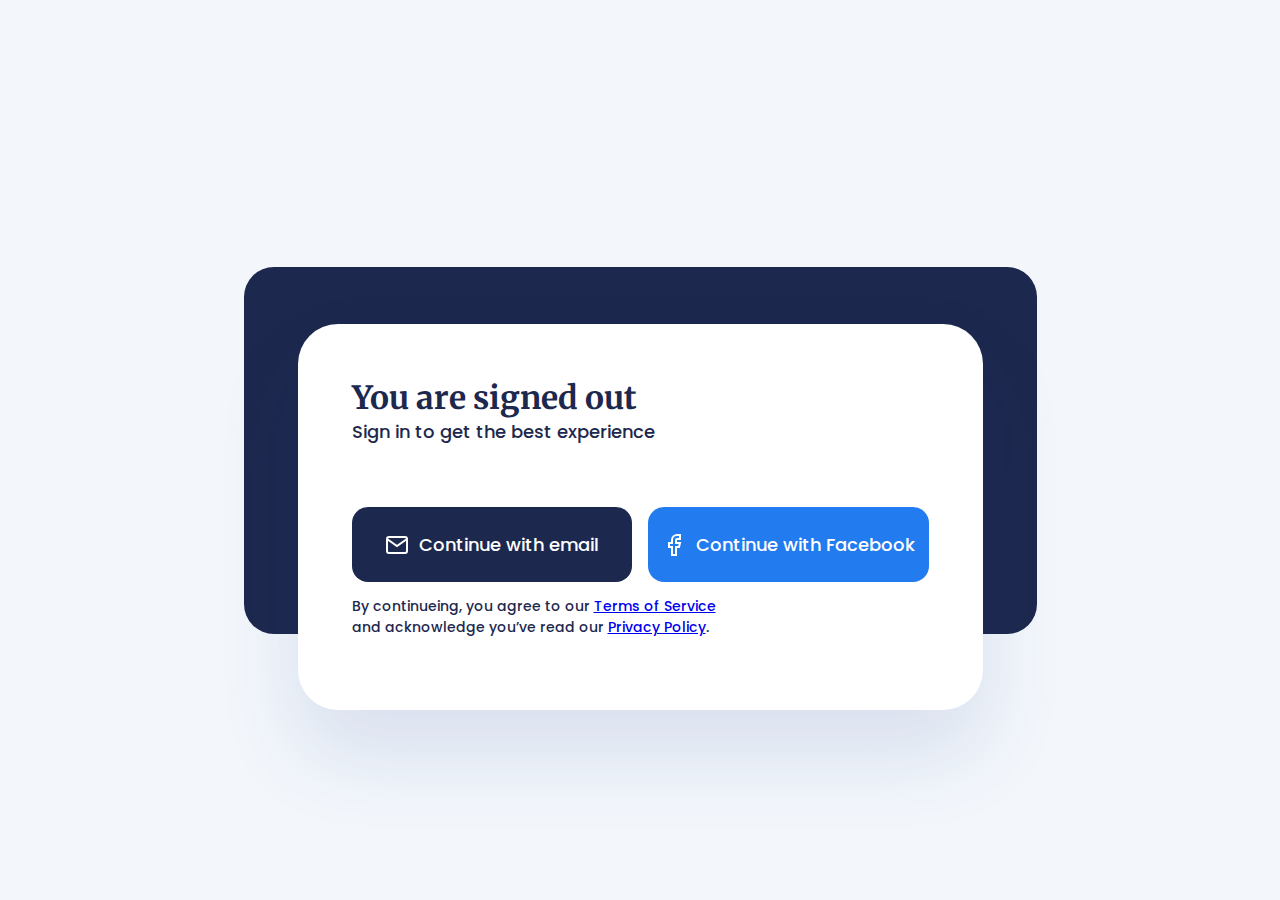
<file: 001_login-card/index.html>
<!doctype html>
<html lang="es">
<head>
    <meta charset="UTF-8">
    <meta name="viewport"
          content="width=device-width, user-scalable=no, initial-scale=1.0, maximum-scale=1.0, minimum-scale=1.0">
    <meta http-equiv="X-UA-Compatible" content="ie=edge">
    <link rel="stylesheet" href="styles.css">
    <link rel="preconnect" href="https://fonts.googleapis.com">
    <link rel="preconnect" href="https://fonts.gstatic.com" crossorigin>
    <link href="https://fonts.googleapis.com/css2?family=Merriweather:ital,wght@0,400;0,700;1,400&family=Poppins:wght@400;500;600;700&display=swap"
          rel="stylesheet">
    <title>Login Card</title>
</head>
<body>
<main>
    <section class="container">
        <div class="background"></div>
        <article class="card">
            <h2 class="card__title">You are signed out</h2>
            <p class="card__text">Sign in to get the best experience</p>
            <div class="card__buttons">
                <a href="#" class="button button--primary">
                    <svg class="button__icon" viewBox="0 0 24 24">
                        <path d="M4 4h16a2 2 0 0 1 2 2v12a2 2 0 0 1-2 2H4a2 2 0 0 1-2-2V6a2 2 0 0 1 2-2z"
                              fill="none" stroke="currentColor" stroke-width="2"/>
                        <path d="M22 6l-10 7L2 6" fill="none" stroke="currentColor" stroke-width="2"/>
                    </svg>
                    <span class="button__text">Continue with email</span>
                </a>
                <a href="#" class="button button--secondary">
                    <svg class="button__icon" viewBox="0 0 24 24">
                        <path d="M18 2h-3a5 5 0 0 0-5 5v3H7v4h3v8h4v-8h3l1-4h-4V7a1 1 0 0 1 1-1h3z"
                              fill="none" stroke="currentColor" stroke-width="2"/>
                    </svg>
                    <span class="button__text">Continue with Facebook</span>
                </a>
            </div>
            <p class="card__legal">By continueing, you agree to our <a href="#">Terms of Service</a><br> and acknowledge
                you’ve
                read
                our <a href="#">Privacy Policy</a>.</p>
        </article>
    </section>

</main>
</body>
</html>
</file>
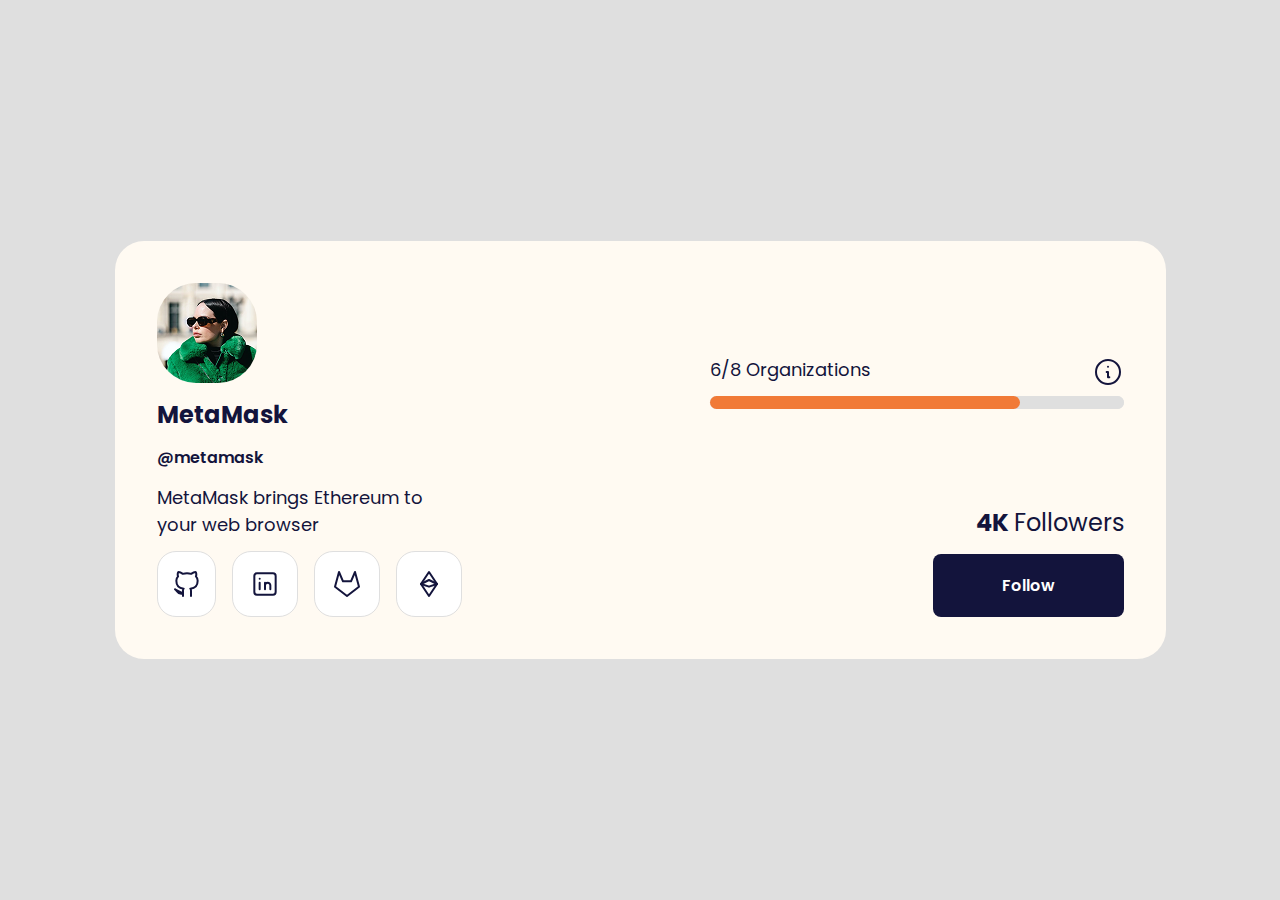
<file: 002_advanced-profile-card/index.html>
<!doctype html>
<html lang="es">
<head>
    <meta charset="UTF-8">
    <meta name="viewport"
          content="width=device-width, user-scalable=no, initial-scale=1.0, maximum-scale=1.0, minimum-scale=1.0">
    <meta http-equiv="X-UA-Compatible" content="ie=edge">
    <link rel="stylesheet" href="styles.css">
    <link rel="preconnect" href="https://fonts.googleapis.com">
    <link rel="preconnect" href="https://fonts.gstatic.com" crossorigin>
    <link href="https://fonts.googleapis.com/css2?family=Poppins:wght@400;500;600;700&display=swap"
          rel="stylesheet">
    <title>Advanced Profile Card</title>
</head>
<body>
<main>
    <article class="profile">
        <section class="profile__social">
            <img src="./assets/avatar.png" alt="avatar photo" class="profile__avatar">
            <h2 class="profile__name">MetaMask</h2>
            <p class="profile__username">@metamask</p>
            <p class="profile__bio">MetaMask brings Ethereum to <br> your web browser</p>
            <nav class="profile__links">
                <a href="#" class="profile__link-icon">
                    <img src="./assets/logo-github.svg" alt="GitHub logo">
                </a>
                <a href="#" class="profile__link-icon">
                    <img src="./assets/logo-linkedin.svg" alt="Linkedin logo">
                </a>
                <a href="#" class="profile__link-icon">
                    <img src="./assets/logo-fox.svg" alt="Fox logo">
                </a>
                <a href="#" class="profile__link-icon">
                    <img src="./assets/logo-ethereum.svg" alt="Ethereum logo">
                </a>
            </nav>
        </section>
        <section class="profile__info">
            <div class="profile__stats">
                <p class="profile__label">6/8 Organizations</p>
                <img class="profile__icon" src="assets/info-icon.svg" alt="">
            </div>
            <progress class="profile__progress" value="6" max="8"></progress>
            <p class="profile__follow"><strong>4K</strong> Followers</p>
            <a href="" class="profile__button">Follow</a>
        </section>
    </article>
</main>

</body>
</html>
</file>
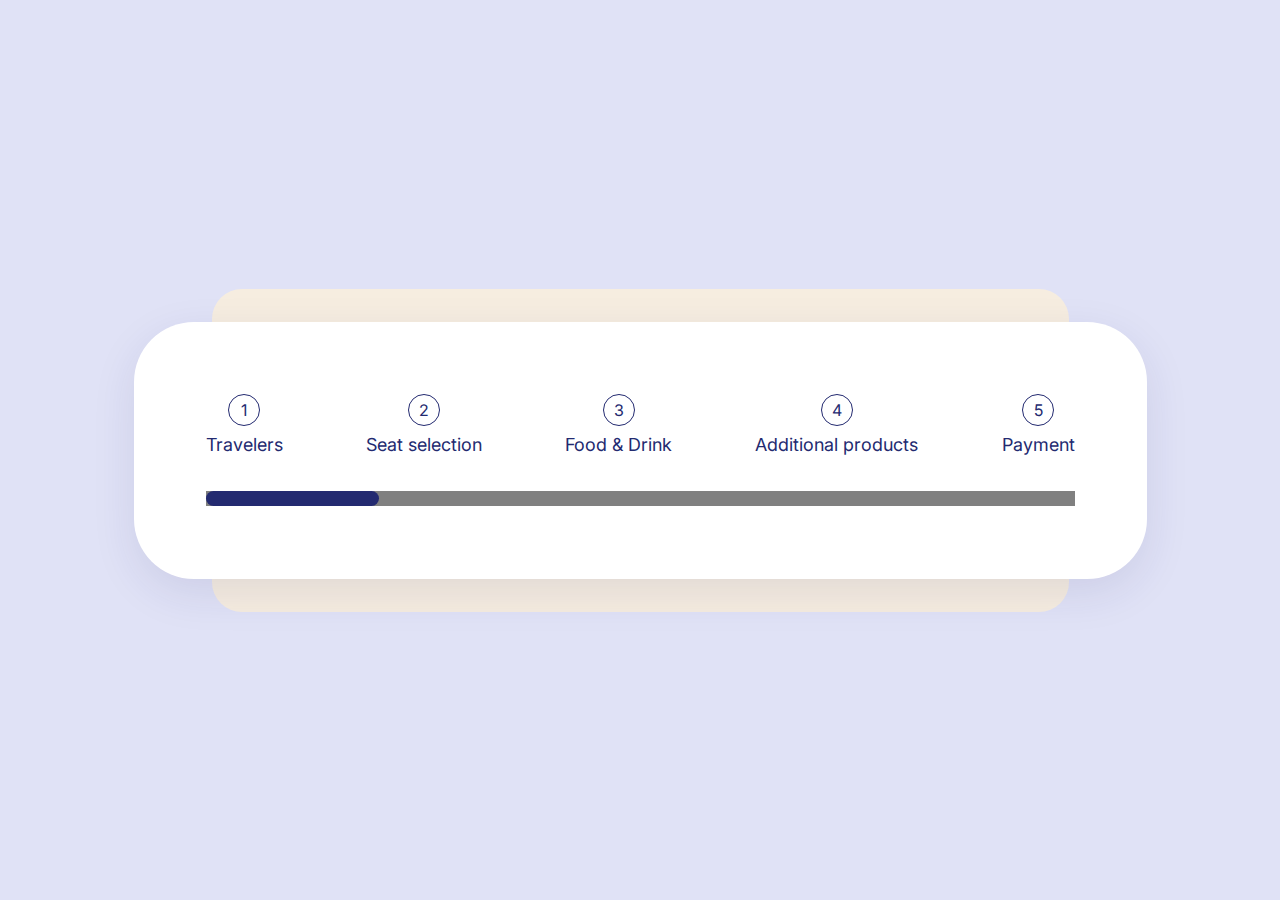
<file: 004_progress-bar-challenge/index.html>
<!doctype html>
<html lang="es">
<head>
    <meta charset="UTF-8">
    <meta name="viewport"
          content="width=device-width, user-scalable=no, initial-scale=1.0, maximum-scale=1.0, minimum-scale=1.0">
    <meta http-equiv="X-UA-Compatible" content="ie=edge">
    <link rel="stylesheet" href="styles.css">
    <link rel="preconnect" href="https://fonts.googleapis.com">
    <link rel="preconnect" href="https://fonts.gstatic.com" crossorigin>
    <link href="https://fonts.googleapis.com/css2?family=inter:400,500,600,700&display=swap" rel="stylesheet">
    <title>Progress Bar (Challenge)</title>
</head>
<body>
<main>
    <section class="container">
        <div class="background"></div>
        <div class="box">
            <div class="box__steps">
                <div class="step">
                    <div class="step__number">1</div>
                    <div class="step__text">Travelers</div>
                </div>
                <div class="step">
                    <div class="step__number">2</div>
                    <div class="step__text">Seat selection</div>
                </div>
                <div class="step">
                    <div class="step__number">3</div>
                    <div class="step__text">Food & Drink</div>
                </div>
                <div class="step">
                    <div class="step__number">4</div>
                    <div class="step__text">Additional products</div>
                </div>
                <div class="step">
                    <div class="step__number">5</div>
                    <div class="step__text">Payment</div>
                </div>
            </div>
            <progress class="box__progress" value="20" max="100"></progress>
        </div>
    </section>
</main>
</body>
</html>
</file>
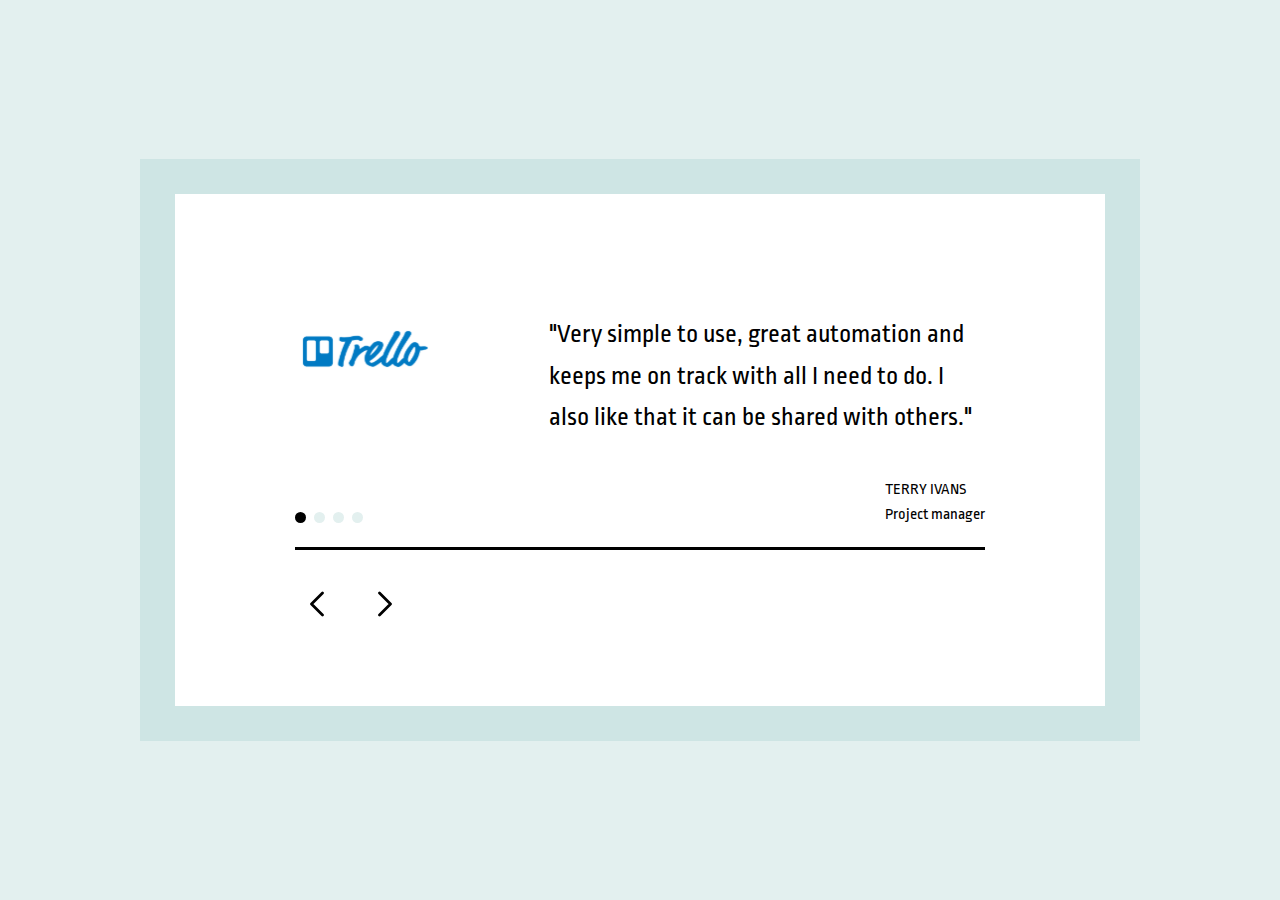
<file: 005_testimonials-slider-challenge/index.html>
<!DOCTYPE html>
<html lang="es">

<head>
  <meta charset="UTF-8"/>
  <meta name="viewport" content="width=device-width, initial-scale=1.0"/>
  <title>Testimonial Slider</title>
  <link rel="preconnect" href="https://fonts.googleapis.com"/>
  <link rel="preconnect" href="https://fonts.gstatic.com" crossorigin/>
  <link href="https://fonts.googleapis.com/css2?family=Ropa+Sans:wght@400;600;700&display=swap" rel="stylesheet"/>
  <link rel="stylesheet" href="./styles.css">
</head>

<body>
<main>
  <article class="testimonial">

    <header class="testimonial__header">
      <img class="testimonial__logo" src="./assets/trello-logo.svg" alt="Trello Logo">
      <blockquote class="testimonial__quote">
        "Very simple to use, great automation and keeps me on track with all I need to do. I also like that it
        can be shared with others."
      </blockquote>
    </header>

    <footer class="testimonial__footer">
      <div class="testimonial__dots">
        <div class="testimonial__dot"></div>
        <div
              class="testimonial__dot testimonial__dot--active"
        ></div>
        <div class="testimonial__dot"></div>
        <div class="testimonial__dot"></div>
      </div>
      <div class="testimonial__author">
        <span class="testimonial__name">Terry Ivans</span>
        <span class="testimonial__role">Project manager</span>
      </div>
    </footer>

    <div class="testimonial__arrows">
      <a class="testimonial__arrow">
        <img src="./assets/left-arrow.svg" alt="left arrow">
      </a>
      <a class="testimonial__arrow">
        <img src="./assets/right-arrow.svg" alt="right arrow">
      </a>
    </div>
  </article>
</main>
<script src="./main.js"></script>
</body>
</body>
</html>
</file>
<file: 001_login-card/styles.css>
html, body {
    margin: 0;
    min-height: 100%;
    min-width: 100%;
    padding: 0;
    background-color: #f3f7fc;
    font-family: 'Poppins', sans-serif;
    font-weight: 500;
    color: #1D284E;
}

* {
    box-sizing: border-box;
}

.container {
    display: flex;
    flex-direction: column;
    justify-content: center;
    align-items: center;
    width: 100vw;
    min-height: 100vh;
}

.background {
    width: 793px;
    height: 367px;
    background-color: #1D284E;
    border-radius: 30px;
}

.card {
    position: absolute;
    top: 36%;
    width: 685px;
    height: 386px;
    background-color: #FFFFFF;
    border-radius: 40px;
    padding: 54px;
    box-shadow: 0 44px 84px 0 rgba(27, 57, 134, 0.12);
}

.card__title {
    font-family: 'Merriweather', serif;
    font-size: 32px;
    font-weight: 700;
    margin: inherit;
}

.card__text {
    font-size: 18px;
    margin: 0 0 62px;
}

.card__legal {
    font-size: 14px;
}

.card__buttons {
    display: flex;
    justify-content: space-between;
    align-items: center;
    gap: 16px;
}

.card__buttons a {
    text-decoration: none;
}

.button {
    display: flex;
    justify-content: center;
    align-items: center;
    gap: 10px;
    width: 262px;
    height: 75px;
    flex-grow: 1;
    color: #FFFFFF;
    border-radius: 16px;
    border: none;
}

.button__text {
    font-size: 18px;
    font-weight: 500;
}

.button--primary {
    background-color: #1D284E;
}

.button--secondary {
    background-color: #227BEF;
}

.button__icon {
    width: 24px;
    height: 24px;
}

@media (max-width: 1024px) {
    .background {
        width: 70vw;
    }

    .card {
        width: 60vw;
        height: auto;
    }

    .card__buttons {
        display: flex;
        flex-direction: column;
        gap: 20px;
    }

    .button {
        width: 100%;
    }
}

@media (max-width: 768px) {
    .background {
        width: 90vw;
    }

    .card {
        width: 75vw;
        padding: 28px;
    }

    .button__text {
        font-size: 14px;
    }
}
</file>
<file: 002_advanced-profile-card/styles.css>
* {
    box-sizing: border-box;
    margin: 0;
}

body {
    display: flex;
    justify-content:  center;
    align-items: center;
    height: 100vh;
    font-family: 'Poppins', sans-serif;
    background-color: #DFDFDF;
    color: #13143c;
}

.profile {
    display: flex;
    justify-content: space-between;
    gap: 15.562rem;
    width: 100vw;
    max-width:  1051px;
    height: 26.125rem;
    background-color: #FFFAF2;
    padding: 2.625rem;
    border-radius: 29px;
}

.profile__info {
    display: flex;
    flex-direction: column;
    justify-content: flex-end;
    flex-grow: 1;
 }

.profile__stats {
    display: flex;
    justify-content: space-between;
    margin-bottom: .5rem;
}

.profile__label {
    font-size: 1.125rem;
    font-weight: 400;
}

.profile__icon {
    cursor: pointer;
}

.profile__progress {
    appearance: none;
    -webkit-appearance: none; /* WebKit (Chrome, Safari) */
    -moz-appearance: none;    /* Firefox */
    background-color: #DFDFDF;
    margin-bottom: 6rem;
    border-radius: 1.5625rem;
    width:  100%;
    height: 0.8125rem;
}

/* Chrome/Safari: Fondo de la barra */
.profile__progress::-webkit-progress-bar {
    background-color: #DFDFDF;
    border-radius: 1.5625rem;
}

/* Chrome/Safari: Barra de progreso (parte llena) */
.profile__progress::-webkit-progress-value {
    background-color: #F17A37;
    border-radius: 1.5625rem;
}

/* Firefox: Barra de progreso (parte llena) */
.profile__progress::-moz-progress-bar {
    background-color: #F17A37;
}

.profile__follow {
    align-self: flex-end;
    font-size: 1.5rem;
    margin-bottom: 0.875rem;
}

.profile__button {
    display: flex;
    justify-content: center;
    align-items: center;
    align-self: flex-end;
    width: 11.9375rem;
    padding: 1.1875rem;
    border-radius: 8px;
    background-color: #13143c;
}

.profile__button:hover {
    background-color: #13143ce6;
}

.profile__info a {
    text-decoration: none;
    color: #FFFFFF;
    font-weight: 600;
}

.profile__social {
    display: flex;
    flex-direction: column;
    justify-content: space-between;
}

.profile__avatar {
    width: 6.25rem;
    height: 6.25rem;
    border-radius: 39px;
}
.profile__name {
    font-size:  1.5rem;
}
.profile__username  {
    font-weight: 600;
    cursor: pointer;
}
.profile__bio {
    font-size: 1.125rem;
}

.profile__links {
    display: flex;
    flex-direction: row;
    gap: 1rem;
}

.profile__link-icon {
    display: flex;
    justify-content: center;
    align-items: center;
    background-color: #FFFFFF;
    border: 1px solid #DFDFDF;
    border-radius: 19px;
    padding: 1rem;
}

.profile__link-icon:hover {
    background-color: #DFDFDF;
}

@media (max-width: 768px) {
    .profile {
        flex-direction: column;
        gap: 0;
        height: auto;
    }
    .profile__social {
        height: 40vh;
        margin-bottom: 2rem;
    }
    .profile__progress {
        margin-bottom: 3rem;
    }
}

@media (max-width: 1024px) {
    .profile {
        gap: 5rem;
    }
}
</file>
<file: 004_progress-bar-challenge/styles.css>
html, body {
    margin: 0;
    min-height: 100%;
    min-width: 100%;
    padding: 0;
    background-color: #E0E2F6;
    font-family: 'Inter', sans-serif;
    color: #232A70;
}

* {
    box-sizing: border-box;
}

.container {
    display: flex;
    flex-direction: column;
    justify-content: center;
    align-items: center;
    width: 100vw;
    min-height: 100vh;
}

.background {
    width: 857px;
    height: 323px;
    background-color: #F6EDE0;
    border-radius: 30px;
}

.box {
    position: absolute;
    width: 1013px;
    height: 257px;
    background-color: #FFFFFF;
    border-radius: 60px;
    padding: 72px;
    box-shadow: 0 14px 44px 0 rgba(35, 42, 112, 0.1);
}

.box__steps {
    display: flex;
    justify-content: space-between;
    align-items: center;
    margin: 0 0 32px;
    gap: 16px;
}

.box__steps a {
    text-decoration: none;
}

.step {
    display: flex;
    flex-direction: column;
    justify-content: center;
    align-items: center;
}

.step__number {
    width: 32px;
    height: 32px;
    padding: 5px;
    margin-bottom: 8px;
    border: 1px solid #232A70;
    border-radius: 100px;
    text-align:  center;
}

.step__text {
    font-size: 18px;
    font-weight: 400;
}

.box__progress {
    width: 100%;
    height: 15px;
    background-color: #E0E2F6;
    border-radius: 100px;
    accent-color: #232A70;
}

/* Para Firefox */
.box__progress::-moz-progress-bar {
    background-color: #232A70;
    border-radius: 100px;
}

/* Para WebKit (Chrome, Safari) */
.box__progress::-webkit-progress-value {
    background-color: #232A70;
    border-radius: 100px;
}

@media (max-width: 1024px) {
    .background {
        width: 70vw;
    }

    .box {
        width: 90vw;
        height: auto;
    }

    .box__steps {
        gap: 32px;
    }
}

@media (max-width: 768px) {
    .background {
        width: 70vw;
    }
    .box {
        width: 90vw;
        padding: 28px;
    }
}
</file>
<file: 005_testimonials-slider-challenge/styles.css>
* {
    margin: 0;
    box-sizing: border-box;
}

body {
    font-family: "Ropa Sans", sans-serif;
    color: #000000;
    display: flex;
    justify-content: center;
    align-items: center;
    min-height: 100vh;
    background-color: #e3f0ef;
}

.testimonial {
    width: 100%;
    max-width: 1000px;
    padding: 7.5rem 7.5rem 5rem;
    background-color: #FFFFFF;
    border: 35px solid #CEE5E4;
}

.testimonial__header {
    display: flex;
    gap: 7.5em;
    margin-bottom: 2.625rem;
}

.testimonial__footer {
    display: flex;
    justify-content: space-between;
    border-bottom: 3px solid #000000;
    padding-bottom: 1.5rem;
    margin-bottom: 2rem;
}

.testimonial__logo {
    height: 4.6875rem;
    width: fit-content;
}

.testimonial__quote {
    font-size: 1.625rem;
    line-height: 1.6em;
}

.testimonial__footer {
    display: flex;
    justify-content: space-between;
    align-items: end;
}

.testimonial__author {
    display: flex;
    flex-direction: column;
    gap: 0.5rem;
}

.testimonial__name {
    font-size: 1rem;
    text-transform: uppercase;
}

.testimonial__role {
    font-size: 1rem;
}

.testimonial__dots {
    display: flex;
    gap: .5rem;
}

.testimonial__dot {
    width: 0.6875rem;
    height: 0.6875rem;
    border-radius: 50%;
    background-color: #E3F0EF;
    cursor: pointer;
}

.testimonial__dot--active {
    background-color: #000000;
}

.testimonial__arrows {
    display: flex;
    gap: 1.5rem;
}

.testimonial__arrow {
    width: 2.75rem;
    height: 2.75rem;
    display: flex;
    align-items: center;
    justify-content: center;
    border-radius: 25px;
    cursor: pointer;
}

.testimonial__arrow:hover {
    background-color: #E3F0EF;
}

@media (max-width: 800px) {
    .testimonial__header {
        flex-direction: column;
        gap: 1rem;
    }

    .testimonial {
        padding: 3rem 3rem 2rem;
        border: 20px solid #CEE5E4;
    }

    .testimonial__quote {
        font-size: 1.5rem;
        line-height: 1.5em;
    }
}
</file>
